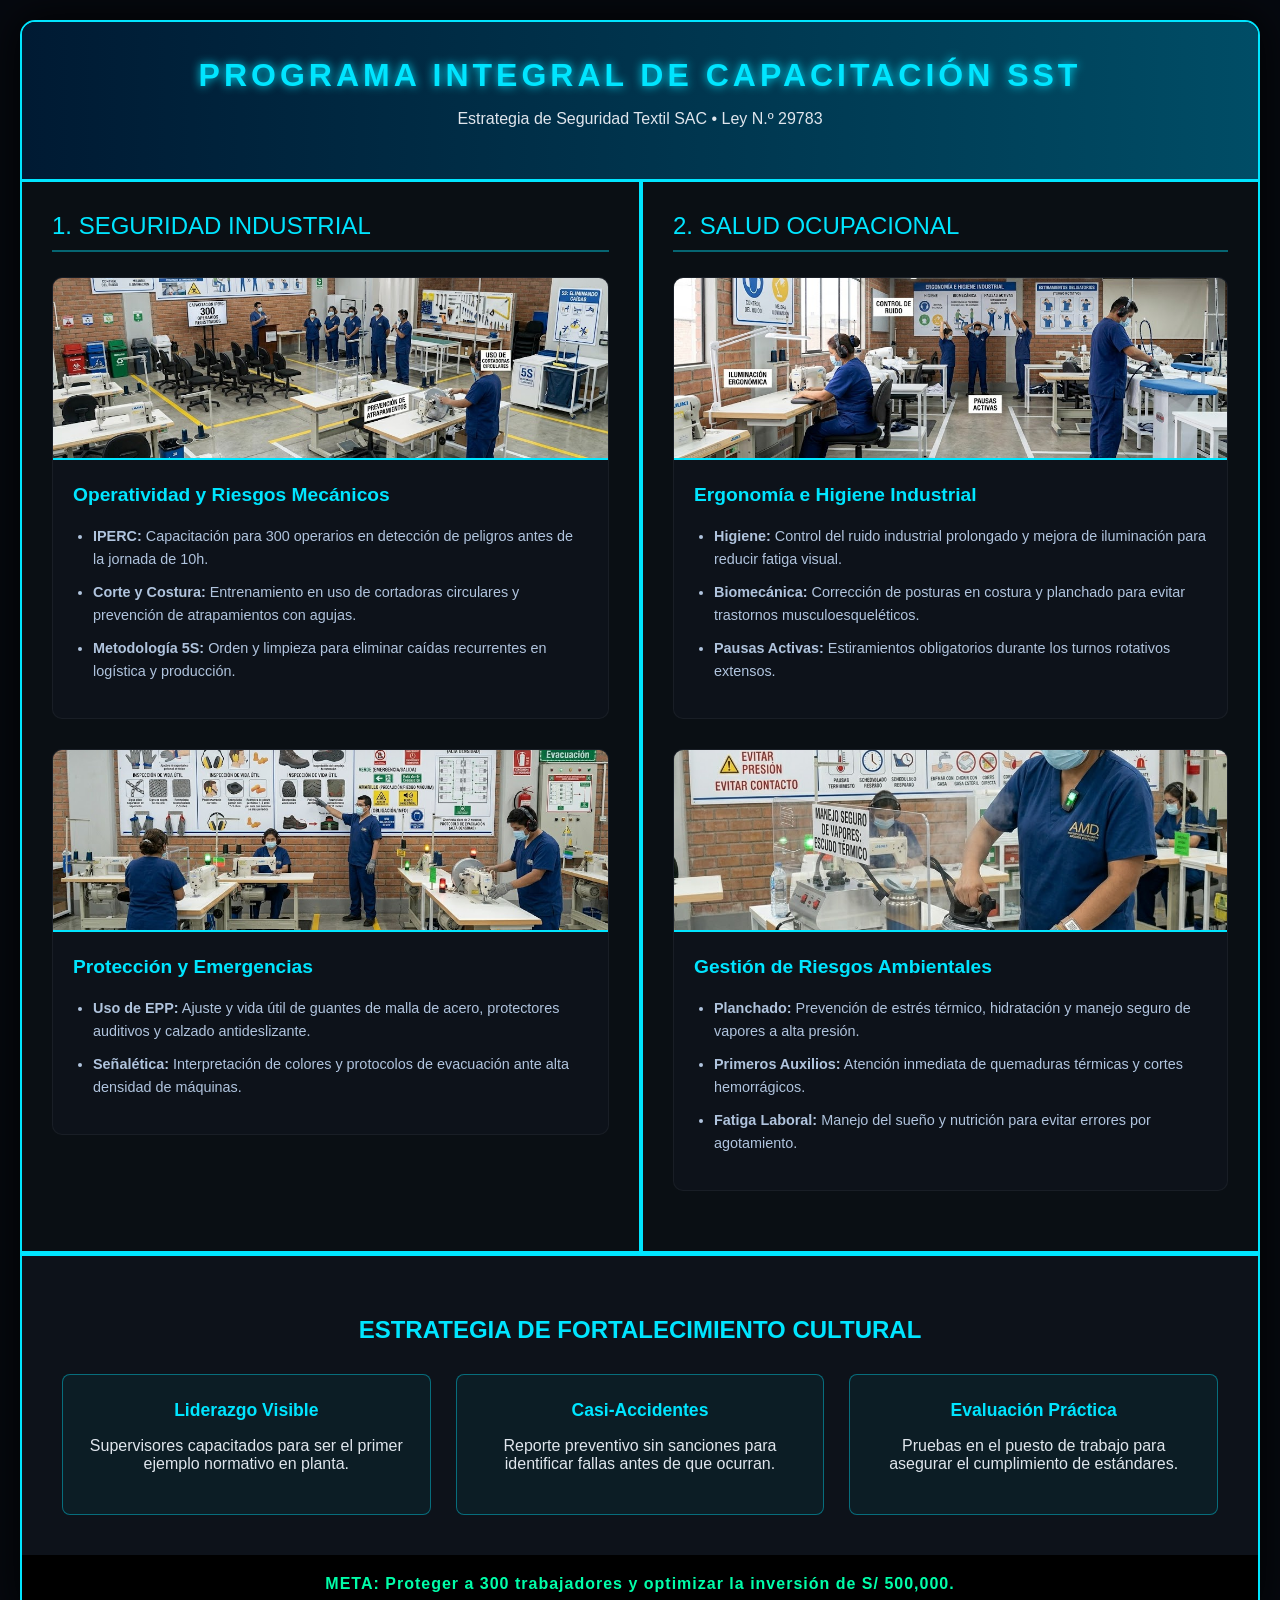
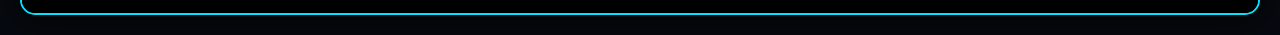
<file: pregunta3.html>
<!DOCTYPE html>
<html lang="es">
<head>
    <meta charset="UTF-8">
    <title>Plan de Capacitación SST - Industria Textil SAC</title>
    <style>
        :root {
            --neon-cyan: #00e5ff;
            --bg-panel: #06090f;
            --card-bg: #0d121a;
            --accent-glow: rgba(0, 229, 255, 0.4);
        }

        body {
            background-color: var(--bg-panel);
            color: #e0e6ed;
            font-family: 'Segoe UI', Tahoma, sans-serif;
            padding: 20px;
            margin: 0;
        }

        .main-frame {
            max-width: 1250px;
            margin: auto;
            border: 2px solid var(--neon-cyan);
            border-radius: 15px;
            background: #0a0f14;
            overflow: hidden;
            box-shadow: 0 0 40px rgba(0, 0, 0, 0.9);
        }

        .header {
            background: linear-gradient(90deg, #001a33, #004d66);
            padding: 35px;
            text-align: center;
            border-bottom: 3px solid var(--neon-cyan);
        }

        .header h1 {
            color: var(--neon-cyan);
            margin: 0;
            text-transform: uppercase;
            letter-spacing: 4px;
            text-shadow: 0 0 10px var(--neon-cyan);
        }

        .content-grid {
            display: grid;
            grid-template-columns: 1fr 1fr;
            gap: 2px;
            background-color: var(--neon-cyan);
        }

        .pillar {
            background-color: #0a0f14;
            padding: 30px;
        }

        .pillar-header {
            color: var(--neon-cyan);
            font-size: 1.5rem;
            text-transform: uppercase;
            margin-bottom: 25px;
            border-bottom: 2px solid var(--accent-glow);
            padding-bottom: 10px;
        }

        .info-card {
            background: var(--card-bg);
            border-radius: 10px;
            margin-bottom: 30px;
            overflow: hidden;
            border: 1px solid rgba(255,255,255,0.05);
            transition: 0.3s;
        }

        .info-card:hover { border-color: var(--neon-cyan); transform: translateY(-5px); }

        .card-img {
            width: 100%;
            height: 180px;
            object-fit: cover;
            border-bottom: 2px solid var(--neon-cyan);
        }

        .card-body { padding: 20px; }
        .card-body h3 { color: var(--neon-cyan); margin-top: 0; font-size: 1.2rem; }
        .card-body ul { padding-left: 20px; font-size: 0.9rem; line-height: 1.6; color: #b0c4de; }
        .card-body li { margin-bottom: 10px; }

        .strategy-full {
            grid-column: span 2;
            background: #0d121a;
            padding: 40px;
            border-top: 3px solid var(--neon-cyan);
            text-align: center;
        }

        .strategy-grid {
            display: grid;
            grid-template-columns: repeat(3, 1fr);
            gap: 25px;
            margin-top: 30px;
        }

        .strat-card {
            background: rgba(0, 229, 255, 0.05);
            padding: 25px;
            border: 1px solid var(--accent-glow);
            border-radius: 8px;
        }

        .strat-card strong { color: var(--neon-cyan); display: block; margin-bottom: 10px; font-size: 1.1rem; }

        .footer {
            background: #000;
            padding: 20px;
            text-align: center;
            font-weight: bold;
            color: #00ffaa;
            letter-spacing: 1px;
        }

        /* MEDIA QUERIES PARA RESPONSIVIDAD */

        /* Tablets y móviles grandes (max-width: 1024px) */
        @media (max-width: 1024px) {
            body { padding: 15px; }
            .main-frame { border-radius: 12px; }
            .header { padding: 20px; }
            .header h1 { font-size: 1.6rem; letter-spacing: 2px; }
            .content-grid { grid-template-columns: 1fr; }
            .pillar { padding: 20px; }
            .pillar-header { font-size: 1.3rem; }
            .card-img { height: 150px; }
            .card-body h3 { font-size: 1.1rem; }
            .card-body ul { font-size: 0.85rem; }
            .strategy-full { padding: 30px; }
            .strategy-grid { grid-template-columns: 1fr; gap: 20px; }
            .strat-card { padding: 20px; }
        }

        /* Móviles (max-width: 768px) */
        @media (max-width: 768px) {
            body { padding: 10px; }
            .main-frame { border: 1px solid var(--neon-cyan); }
            .header { padding: 15px; }
            .header h1 { font-size: 1.4rem; letter-spacing: 1px; }
            .header p { font-size: 0.85rem; }
            .pillar { padding: 15px; }
            .pillar-header { font-size: 1.1rem; margin-bottom: 15px; }
            .info-card { margin-bottom: 20px; }
            .card-img { height: 120px; }
            .card-body { padding: 15px; }
            .card-body h3 { font-size: 1rem; }
            .card-body ul { font-size: 0.8rem; }
            .card-body li { margin-bottom: 8px; }
            .strategy-full { padding: 20px; }
            .strategy-full h2 { font-size: 1.2rem; }
            .strategy-grid { gap: 15px; }
            .strat-card { padding: 15px; }
            .strat-card strong { font-size: 1rem; }
            .footer { padding: 15px; font-size: 0.9rem; }
        }

        /* Móviles pequeños (max-width: 480px) */
        @media (max-width: 480px) {
            body { padding: 8px; }
            .main-frame { border-radius: 8px; }
            .header { padding: 10px; }
            .header h1 { font-size: 1.2rem; letter-spacing: 1px; }
            .header p { font-size: 0.8rem; }
            .pillar { padding: 10px; }
            .pillar-header { font-size: 1rem; margin-bottom: 10px; }
            .info-card { margin-bottom: 15px; }
            .card-img { height: 100px; }
            .card-body { padding: 10px; }
            .card-body h3 { font-size: 0.95rem; }
            .card-body ul { font-size: 0.75rem; }
            .card-body li { margin-bottom: 5px; }
            .strategy-full { padding: 15px; }
            .strategy-full h2 { font-size: 1.1rem; }
            .strategy-grid { gap: 10px; }
            .strat-card { padding: 10px; }
            .strat-card strong { font-size: 0.9rem; }
            .strat-card p { font-size: 0.8rem; }
            .footer { padding: 10px; font-size: 0.8rem; }
        }
    </style>
</head>
<body>

<div class="main-frame">
    <div class="header">
        <h1>PROGRAMA INTEGRAL DE CAPACITACIÓN SST</h1>
        <p>Estrategia de Seguridad Textil SAC • Ley N.º 29783</p>
    </div>

    <div class="content-grid">
        <div class="pillar">
            <div class="pillar-header">1. Seguridad Industrial</div>
            
            <div class="info-card">
                <img src="img/seguridad2.jpeg" class="card-img">
                <div class="card-body">
                    <h3>Operatividad y Riesgos Mecánicos</h3>
                    <ul>
                        <li><strong>IPERC:</strong> Capacitación para 300 operarios en detección de peligros antes de la jornada de 10h.</li>
                        <li><strong>Corte y Costura:</strong> Entrenamiento en uso de cortadoras circulares y prevención de atrapamientos con agujas.</li>
                        <li><strong>Metodología 5S:</strong> Orden y limpieza para eliminar caídas recurrentes en logística y producción.</li>
                    </ul>
                </div>
            </div>

            <div class="info-card">
                <img src="img/proteccion.jpeg" class="card-img">
                <div class="card-body">
                    <h3>Protección y Emergencias</h3>
                    <ul>
                        <li><strong>Uso de EPP:</strong> Ajuste y vida útil de guantes de malla de acero, protectores auditivos y calzado antideslizante.</li>
                        <li><strong>Señalética:</strong> Interpretación de colores y protocolos de evacuación ante alta densidad de máquinas.</li>
                    </ul>
                </div>
            </div>
        </div>

        <div class="pillar" style="border-left: 2px solid var(--neon-cyan);">
            <div class="pillar-header">2. Salud Ocupacional</div>

            <div class="info-card">
                <img src="img/seguridad,jpeg.jpg" class="card-img">
                <div class="card-body">
                    <h3>Ergonomía e Higiene Industrial</h3>
                    <ul>
                        <li><strong>Higiene:</strong> Control del ruido industrial prolongado y mejora de iluminación para reducir fatiga visual.</li>
                        <li><strong>Biomecánica:</strong> Corrección de posturas en costura y planchado para evitar trastornos musculoesqueléticos.</li>
                        <li><strong>Pausas Activas:</strong> Estiramientos obligatorios durante los turnos rotativos extensos.</li>
                    </ul>
                </div>
            </div>

            <div class="info-card">
                <img src="img/gestionderiesgos,jpeg.jpg" class="card-img">
                <div class="card-body">
                    <h3>Gestión de Riesgos Ambientales</h3>
                    <ul>
                        <li><strong>Planchado:</strong> Prevención de estrés térmico, hidratación y manejo seguro de vapores a alta presión.</li>
                        <li><strong>Primeros Auxilios:</strong> Atención inmediata de quemaduras térmicas y cortes hemorrágicos.</li>
                        <li><strong>Fatiga Laboral:</strong> Manejo del sueño y nutrición para evitar errores por agotamiento.</li>
                    </ul>
                </div>
            </div>
        </div>

        <div class="strategy-full">
            <h2 style="color: var(--neon-cyan); text-transform: uppercase;">Estrategia de Fortalecimiento Cultural</h2>
            <div class="strategy-grid">
                <div class="strat-card">
                    <strong>Liderazgo Visible</strong>
                    <p>Supervisores capacitados para ser el primer ejemplo normativo en planta.</p>
                </div>
                <div class="strat-card">
                    <strong>Casi-Accidentes</strong>
                    <p>Reporte preventivo sin sanciones para identificar fallas antes de que ocurran.</p>
                </div>
                <div class="strat-card">
                    <strong>Evaluación Práctica</strong>
                    <p>Pruebas en el puesto de trabajo para asegurar el cumplimiento de estándares.</p>
                </div>
            </div>
        </div>
    </div>

    <div class="footer">
        META: Proteger a 300 trabajadores y optimizar la inversión de S/ 500,000.
    </div>
</div>

</body>
</html>
</file>
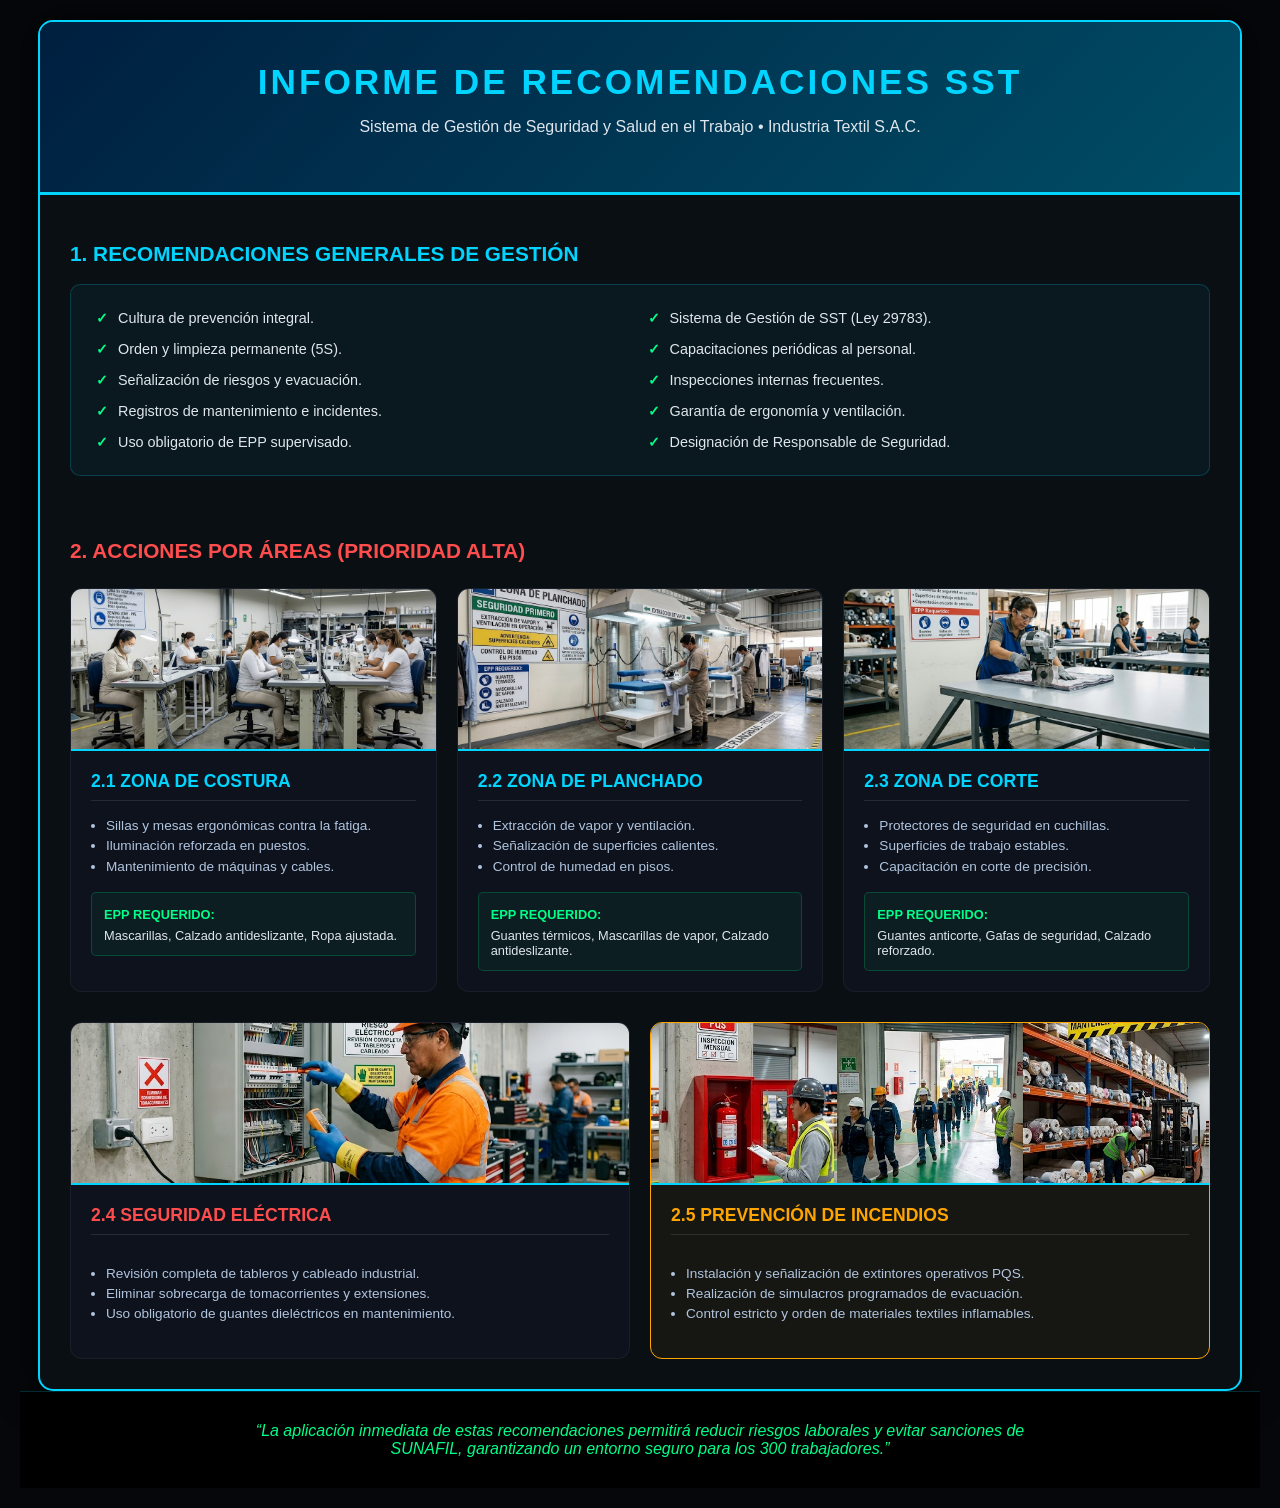
<file: pregunta5.html>
<!DOCTYPE html>
<html lang="es">
<head>
    <meta charset="UTF-8">
    <title>Informe de Recomendaciones SST - Industria Textil SAC</title>
    <style>
        :root {
            --safety-blue: #00d4ff;
            --priority-red: #ff4d4d;
            --success-green: #00ff88;
            --bg-dark: #05070a;
            --card-bg: #0d121d;
        }

        body {
            background-color: var(--bg-dark);
            color: #e0e6ed;
            font-family: 'Segoe UI', Tahoma, sans-serif;
            padding: 20px;
            margin: 0;
        }

        .report-frame {
            max-width: 1200px;
            margin: auto;
            border: 2px solid var(--safety-blue);
            border-radius: 15px;
            background: #0a0f14;
            overflow: hidden;
            box-shadow: 0 0 40px rgba(0, 0, 0, 0.8);
        }

        .report-header {
            background: linear-gradient(135deg, #001f3f, #004d66);
            padding: 40px;
            text-align: center;
            border-bottom: 3px solid var(--safety-blue);
        }

        .report-header h1 {
            color: var(--safety-blue);
            margin: 0;
            text-transform: uppercase;
            letter-spacing: 3px;
            font-size: 2.2rem;
        }

        /* SECCIONES GENERALES */
        .section { padding: 30px; }
        
        .general-list {
            display: grid;
            grid-template-columns: repeat(2, 1fr);
            gap: 15px;
            background: rgba(0, 212, 255, 0.05);
            padding: 25px;
            border-radius: 10px;
            border: 1px solid rgba(0, 212, 255, 0.2);
        }

        .general-list li {
            font-size: 0.9rem;
            list-style: none;
            display: flex;
            align-items: center;
            gap: 10px;
        }

        .general-list li::before { content: "✓"; color: var(--success-green); font-weight: bold; }

        /* ZONAS DE TRABAJO (GRID) */
        .zones-grid {
            display: grid;
            grid-template-columns: repeat(3, 1fr);
            gap: 20px;
            margin-top: 25px;
        }

        .zone-card {
            background: var(--card-bg);
            border-radius: 12px;
            overflow: hidden;
            border: 1px solid rgba(255,255,255,0.05);
            display: flex;
            flex-direction: column;
        }

        .zone-img {
            width: 100%;
            height: 160px;
            object-fit: cover;
            border-bottom: 2px solid var(--safety-blue);
        }

        .zone-content { padding: 20px; flex-grow: 1; }
        
        .zone-title {
            color: var(--safety-blue);
            text-transform: uppercase;
            font-weight: bold;
            margin-bottom: 15px;
            font-size: 1.1rem;
            border-bottom: 1px solid rgba(255,255,255,0.1);
            padding-bottom: 8px;
        }

        .zone-content ul { padding-left: 15px; font-size: 0.85rem; line-height: 1.5; color: #b0c4de; }

        .epp-box {
            background: rgba(0, 255, 136, 0.05);
            padding: 12px;
            border-radius: 5px;
            margin-top: 15px;
            border: 1px solid rgba(0, 255, 136, 0.2);
        }

        .epp-box strong { color: var(--success-green); font-size: 0.8rem; text-transform: uppercase; }

        /* SECCIÓN ELÉCTRICA E INCENDIOS */
        .bottom-grid {
            display: grid;
            grid-template-columns: 1fr 1fr;
            gap: 20px;
            padding: 0 30px 30px 30px;
        }

        .alert-box {
            background: rgba(255, 77, 77, 0.05);
            border: 1px solid var(--priority-red);
            padding: 20px;
            border-radius: 10px;
        }

        .alert-box h3 { color: var(--priority-red); margin-top: 0; text-transform: uppercase; font-size: 1rem; }

        .conclusion {
            background: #000;
            padding: 30px;
            text-align: center;
            border-top: 1px solid rgba(0, 212, 255, 0.2);
        }

        .conclusion p {
            max-width: 800px;
            margin: auto;
            color: var(--success-green);
            font-style: italic;
        }

        /* MEDIA QUERIES PARA RESPONSIVIDAD */

        /* Tablets y móviles grandes (max-width: 1024px) */
        @media (max-width: 1024px) {
            body { padding: 15px; }
            .report-frame { border-radius: 12px; }
            .report-header { padding: 25px; }
            .report-header h1 { font-size: 1.8rem; letter-spacing: 2px; }
            .report-header p { font-size: 0.9rem; }
            .section { padding: 20px; }
            .general-list { grid-template-columns: 1fr; gap: 12px; }
            .general-list li { font-size: 0.85rem; }
            .zones-grid { grid-template-columns: 1fr; gap: 15px; }
            .zone-img { height: 140px; }
            .zone-content { padding: 15px; }
            .zone-title { font-size: 0.95rem; }
            .epp-box { padding: 10px; }
            .bottom-grid { grid-template-columns: 1fr; gap: 15px; padding: 0 20px 20px 20px; }
            .alert-box { padding: 15px; }
            .alert-box h3 { font-size: 0.95rem; }
            .alert-box ul { font-size: 0.85rem; }
            .conclusion { padding: 20px; }
            .conclusion p { font-size: 0.9rem; }
        }

        /* Móviles (max-width: 768px) */
        @media (max-width: 768px) {
            body { padding: 10px; }
            .report-frame { border: 1px solid var(--safety-blue); }
            .report-header { padding: 15px; }
            .report-header h1 { font-size: 1.5rem; letter-spacing: 1px; }
            .report-header p { font-size: 0.8rem; }
            .section { padding: 15px; }
            .general-list { gap: 10px; padding: 15px; }
            .general-list li { font-size: 0.8rem; gap: 8px; }
            .zones-grid { gap: 12px; margin-top: 15px; }
            .zone-card { border-radius: 10px; }
            .zone-img { height: 120px; }
            .zone-content { padding: 12px; }
            .zone-title { font-size: 0.9rem; }
            .zone-content ul { padding-left: 12px; font-size: 0.8rem; }
            .epp-box { padding: 8px; margin-top: 10px; }
            .epp-box strong { font-size: 0.75rem; }
            .bottom-grid { padding: 0 15px 15px 15px; }
            .alert-box { padding: 12px; }
            .alert-box h3 { font-size: 0.9rem; }
            .alert-box ul { font-size: 0.8rem; }
            .conclusion { padding: 15px; }
            .conclusion p { font-size: 0.85rem; }
        }

        /* Móviles pequeños (max-width: 480px) */
        @media (max-width: 480px) {
            body { padding: 8px; }
            .report-frame { border-radius: 8px; }
            .report-header { padding: 10px; }
            .report-header h1 { font-size: 1.3rem; letter-spacing: 0.5px; }
            .report-header p { font-size: 0.75rem; }
            .section { padding: 10px; }
            .general-list { gap: 8px; padding: 10px; }
            .general-list li { font-size: 0.75rem; gap: 6px; }
            .zones-grid { gap: 10px; margin-top: 10px; }
            .zone-card { border-radius: 8px; }
            .zone-img { height: 100px; }
            .zone-content { padding: 10px; }
            .zone-title { font-size: 0.85rem; }
            .zone-content ul { padding-left: 10px; font-size: 0.75rem; }
            .epp-box { padding: 6px; margin-top: 8px; }
            .epp-box strong { font-size: 0.7rem; }
            .bottom-grid { padding: 0 10px 10px 10px; }
            .alert-box { padding: 10px; }
            .alert-box h3 { font-size: 0.85rem; }
            .alert-box ul { font-size: 0.75rem; }
            .conclusion { padding: 10px; }
            .conclusion p { font-size: 0.8rem; }
        }
    </style>
</head>
<body>

<div class="report-frame">
    <div class="report-header">
        <h1>INFORME DE RECOMENDACIONES SST</h1>
        <p>Sistema de Gestión de Seguridad y Salud en el Trabajo • Industria Textil S.A.C.</p>
    </div>

    <div class="section">
        <h2 style="color: var(--safety-blue); text-transform: uppercase; font-size: 1.3rem;">1. Recomendaciones Generales de Gestión</h2>
        <ul class="general-list">
            <li>Cultura de prevención integral.</li>
            <li>Sistema de Gestión de SST (Ley 29783).</li>
            <li>Orden y limpieza permanente (5S).</li>
            <li>Capacitaciones periódicas al personal.</li>
            <li>Señalización de riesgos y evacuación.</li>
            <li>Inspecciones internas frecuentes.</li>
            <li>Registros de mantenimiento e incidentes.</li>
            <li>Garantía de ergonomía y ventilación.</li>
            <li>Uso obligatorio de EPP supervisado.</li>
            <li>Designación de Responsable de Seguridad.</li>
        </ul>
    </div>

    <div class="section" style="padding-top: 0;">
        <h2 style="color: var(--priority-red); text-transform: uppercase; font-size: 1.3rem;">2. Acciones por Áreas (Prioridad Alta)</h2>
        <div class="zones-grid">
            
            <div class="zone-card">
                <img src="img/zonadecostura.jpg" class="zone-img">
                <div class="zone-content">
                    <div class="zone-title">2.1 Zona de Costura</div>
                    <ul>
                        <li>Sillas y mesas ergonómicas contra la fatiga.</li>
                        <li>Iluminación reforzada en puestos.</li>
                        <li>Mantenimiento de máquinas y cables.</li>
                    </ul>
                    <div class="epp-box">
                        <strong>EPP Requerido:</strong>
                        <p style="font-size: 0.8rem; margin: 5px 0 0 0;">Mascarillas, Calzado antideslizante, Ropa ajustada.</p>
                    </div>
                </div>
            </div>

            <div class="zone-card">
                <img src="img/zonadeplanchado.jpg" class="zone-img">
                <div class="zone-content">
                    <div class="zone-title">2.2 Zona de Planchado</div>
                    <ul>
                        <li>Extracción de vapor y ventilación.</li>
                        <li>Señalización de superficies calientes.</li>
                        <li>Control de humedad en pisos.</li>
                    </ul>
                    <div class="epp-box">
                        <strong>EPP Requerido:</strong>
                        <p style="font-size: 0.8rem; margin: 5px 0 0 0;">Guantes térmicos, Mascarillas de vapor, Calzado antideslizante.</p>
                    </div>
                </div>
            </div>

            <div class="zone-card">
                <img src="img/zonadecorte.jpg" class="zone-img">
                <div class="zone-content">
                    <div class="zone-title">2.3 Zona de Corte</div>
                    <ul>
                        <li>Protectores de seguridad en cuchillas.</li>
                        <li>Superficies de trabajo estables.</li>
                        <li>Capacitación en corte de precisión.</li>
                    </ul>
                    <div class="epp-box">
                        <strong>EPP Requerido:</strong>
                        <p style="font-size: 0.8rem; margin: 5px 0 0 0;">Guantes anticorte, Gafas de seguridad, Calzado reforzado.</p>
                    </div>
                </div>
            </div>

        </div>
    </div>

    <div class="bottom-grid">
    
    <div class="zone-card alert-override">
        <img src="img/seguridadelectrica.jpg" class="zone-img" alt="Mantenimiento Eléctrico">
        <div class="zone-content">
            <div class="zone-title" style="color: var(--priority-red);">2.4 Seguridad Eléctrica</div>
            <ul style="font-size: 0.85rem; color: #b0c4de;">
                <li>Revisión completa de tableros y cableado industrial.</li>
                <li>Eliminar sobrecarga de tomacorrientes y extensiones.</li>
                <li>Uso obligatorio de guantes dieléctricos en mantenimiento.</li>
            </ul>
        </div>
    </div>

    <div class="zone-card alert-override" style="border-color: #ffa500; background: rgba(255, 165, 0, 0.05);">
        <img src="img/prevenciondeincendios.jpg" class="zone-img" alt="Prevención Incendios">
        <div class="zone-content">
            <div class="zone-title" style="color: #ffa500;">2.5 Prevención de Incendios</div>
            <ul style="font-size: 0.85rem; color: #b0c4de;">
                <li>Instalación y señalización de extintores operativos PQS.</li>
                <li>Realización de simulacros programados de evacuación.</li>
                <li>Control estricto y orden de materiales textiles inflamables.</li>
            </ul>
        </div>
    </div>

</div>

<style>
    /* Estilo para que las nuevas cards finales se alineen perfectamente */
    .alert-override {
        display: flex;
        flex-direction: column;
        height: auto; /* Permite que el contenido determine la altura */
        grid-column: span 1; /* Ocupa una columna del grid de abajo */
    }

    /* Asegura que el contenido de la card ocupe todo el espacio */
    .alert-override .zone-content {
        flex-grow: 1;
        display: flex;
        flex-direction: column;
        justify-content: space-between;
    }
</style>
    </div>

    <div class="conclusion">
        <p>“La aplicación inmediata de estas recomendaciones permitirá reducir riesgos laborales y evitar sanciones de SUNAFIL, garantizando un entorno seguro para los 300 trabajadores.”</p>
    </div>
</div>

</body>
</html>
</file>
